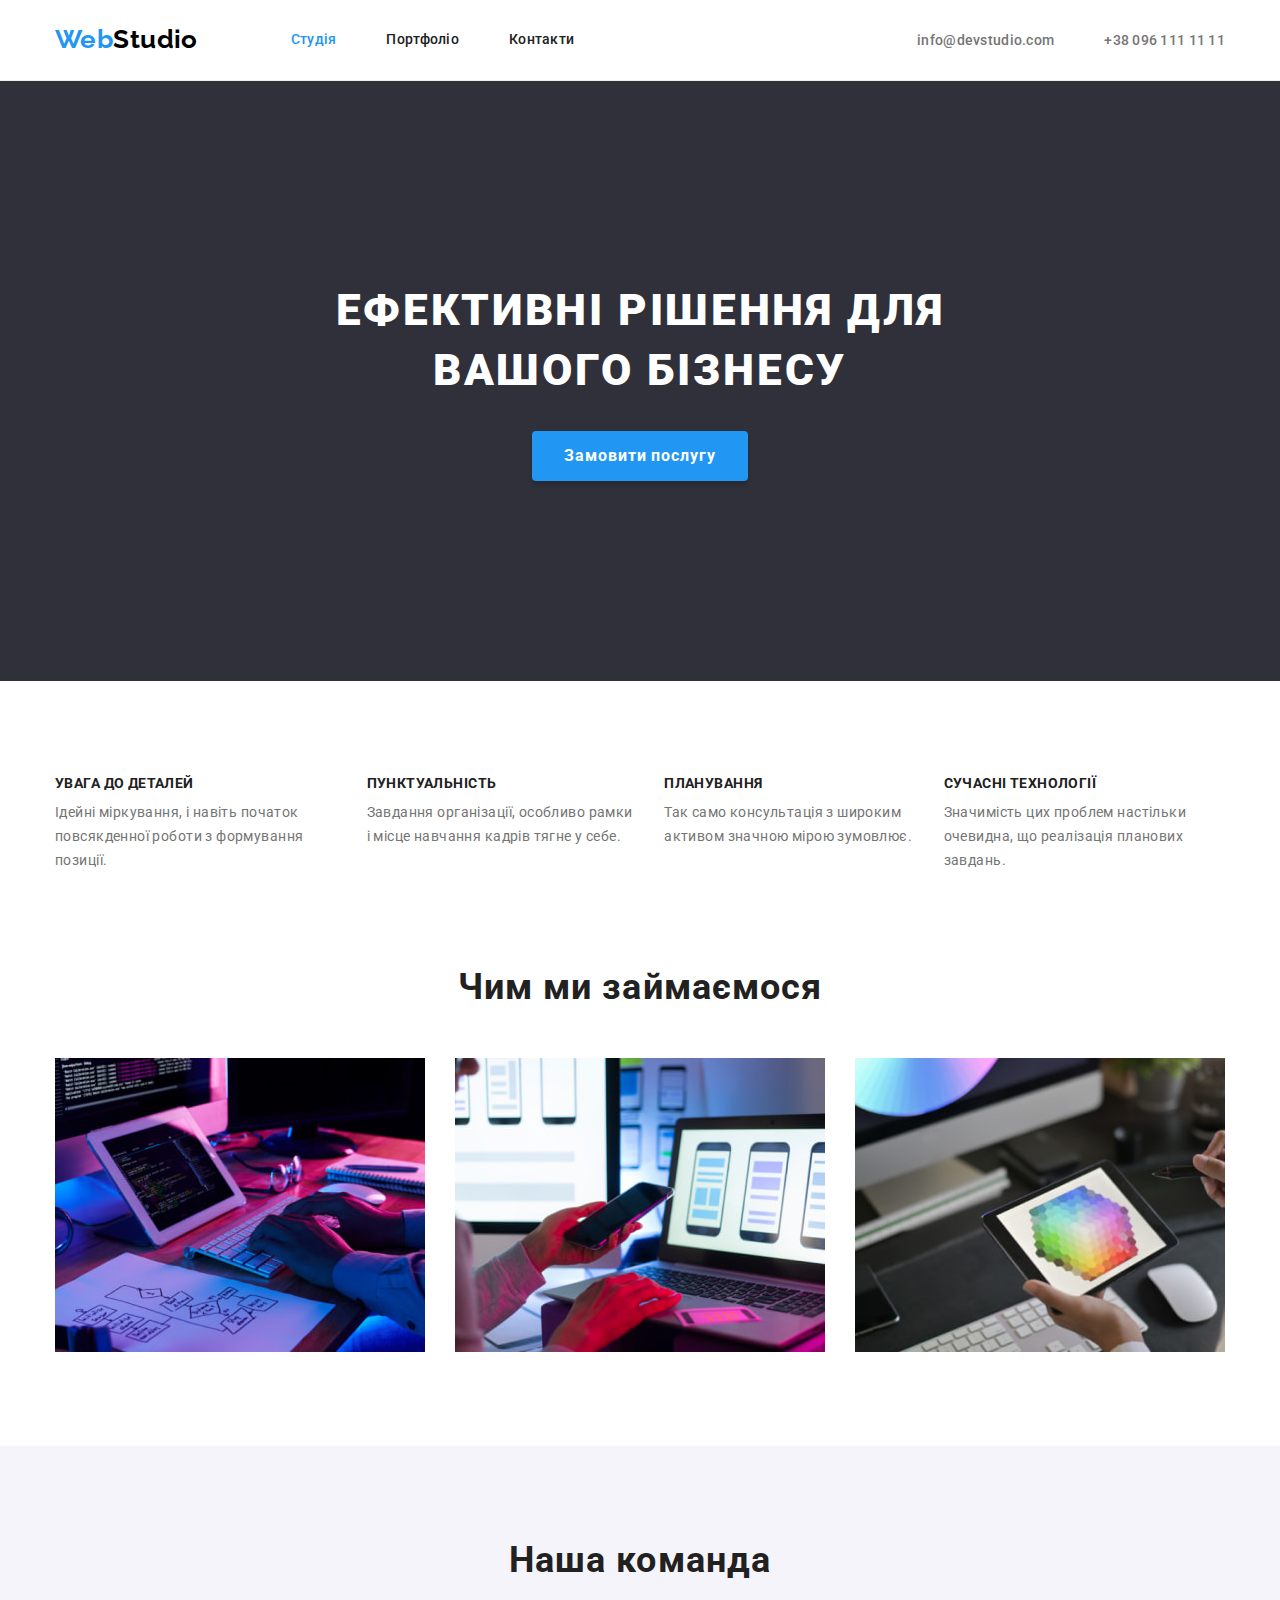
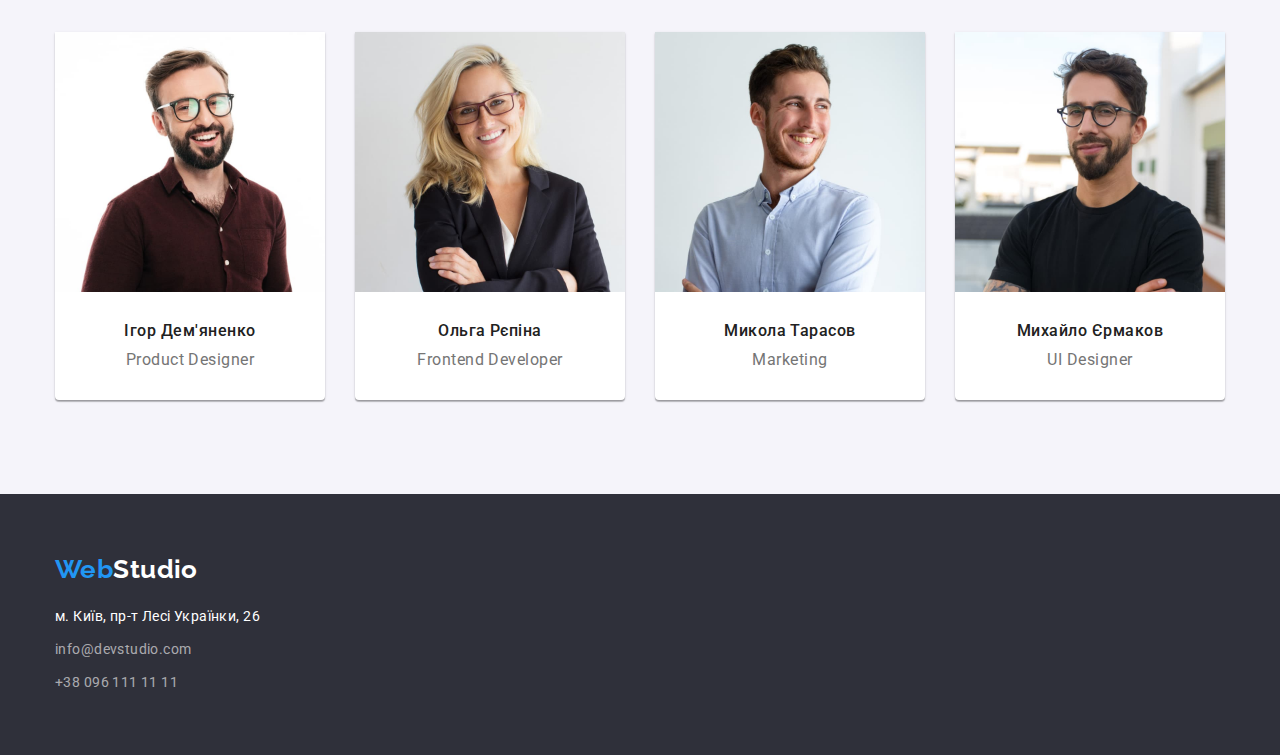
<file: index.html>
<!DOCTYPE html>
<html lang="uk">
  <head>
    <meta charset="UTF-8" />
    <meta http-equiv="X-UA-Compatible" content="IE=edge" />
    <meta name="viewport" content="width=device-width, initial-scale=1.0" />
    <link rel="stylesheet" href="./css/normalize.css" />
    <link rel="stylesheet" href="./css/styles.css" />
    <link rel="preconnect" href="https://fonts.googleapis.com" />
    <link rel="preconnect" href="https://fonts.gstatic.com" crossorigin />
    <link
      href="https://fonts.googleapis.com/css2?family=Raleway:wght@700&family=Roboto:wght@400;500;700;900&display=swap"
      rel="stylesheet"
    />
    <title>Студія</title>
  </head>
  <body>
    <header class="header">
      <div class="container">
      <!-- логотип у текстовому форматі, який є посиланням -->
      <a href="./index.html" class="logo"><span class="logo-span">Web</span>Studio</a>

      <!-- перелік навігаційних посилань в шапці -->

      <nav class="site-nav">
        <ul class="list-nav">
          <li class="nav-item">
            <a href="./index.html" class="link active">Студія</a>
          </li>
          <li class="nav-item">
            <a href="./portfolio.html" class="link">Портфоліо</a>
          </li>
          <li class="nav-item">
            <a href="" class="link">Контакти</a>
          </li>
        </ul>
      </nav>

      <!-- перелік контактів в шапці-->

      <ul class="header-contact-list">
        <li class="contact-item">
          <a href="mailto:info@devstudio.com" class="contact">info@devstudio.com</a>
        </li>
        <li class="contact-item">
          <a href="tel:+380961111111" class="contact">+38 096 111 11 11</a>
        </li>
      </ul>
      </div>
    </header>

    <!-- головний контент сторінки -->

    <main>
      <!-- секція герой із заголовком та кнопкою -->

      <section class="section hero">
        <div class="container">
          <h1 class="main-title">Ефективні рішення для вашого бізнесу</h1>

          <button type="button" class="hero-button">Замовити послугу</button>
        </div>
      </section>

      <!-- секція з переліком переваг -->

      <section class="section">
        <div class="container">
          <h2 class="visually-hidden">Перелік переваг</h2>

        <!-- FEATURES - список из 4х преимуществ с вложенным заголовком и параграфом контента -->

        <ul class="features-list">
          <li class="features-item">
            <h3 class="subtitle">увага до деталей</h3>

            <p>Ідейні міркування, і навіть початок повсякденної роботи з формування позиції.</p>
          </li>
          <li class="features-item">
            <h3 class="subtitle">пунктуальність</h3>

            <p>Завдання організації, особливо рамки і місце навчання кадрів тягне у себе.</p>
          </li>
          <li class="features-item">
            <h3 class="subtitle">планування</h3>

            <p>Так само консультація з широким активом значною мірою зумовлює.</p>
          </li>
          <li class="features-item">
            <h3 class="subtitle">сучасні технології</h3>

            <p>Значимість цих проблем настільки очевидна, що реалізація планових завдань.</p>
          </li>
        </ul>
        </div>
      </section>

      <!-- секція з зображеннями прикладів робіт  E X A M P L E S-->

      <section class="section examples">
        <div class="container">
          <h2 class="title">Чим ми займаємося</h2>

        <!-- список з зображеннями прикладів робіт -->

        <ul class="examples-list">
          <li class="examples-item">
            <img 
              src="./images/box1.jpg" 
              alt="працівник на робочому місці пише код" 
              width="370" 
            />
          </li>
          <li class="examples-item">
            <img
              src="./images/box2.jpg"
              alt="працівник займається оптимізацією продукта для мобільних пристроїв"
              width="370"
            /> 
          </li>
          <li class="examples-item">
            <img
              src="./images/box3.jpg"
              alt="працівник проводить тестування продукту на планшеті"
              width="370"
            />
          </li>
        </ul>
        </div>
      </section>

      <!-- секція з картками фахівців -->

      <section class="section team">
        <div class=" container">
          <h2 class="title">Наша команда</h2>

          <!-- список з картками -->

          <ul class="team-list">
            <li class="team-list-item">
              <img 
                class="team-img"
                src="./images/teamcard1.jpg"
                alt="Ігор Дем'яненко - Продукт Дизайнер"
                width="270"
              />
              <div class="team-info">
                <h3 class="team-subtitle">Ігор Дем'яненко</h3>
                <p class="team-position">Product Designer</p>
              </div>
            </li>
            <li class="team-list-item">
              <img 
                class="team-img"
                src="./images/teamcard2.jpg"
                alt="Ольга Рєпіна - Фронтенд Девелопер"
                width="270"
              />
              <div class="team-info">
                <h3 class="team-subtitle">Ольга Рєпіна</h3>
                <p class="team-position">Frontend Developer</p>
              </div>              
            </li>
            <li class="team-list-item">
              <img 
                class="team-img" 
                src="./images/teamcard3.jpg" 
                alt="Микола Тарасов - Маркетинг" 
                width="270" 
              />
              <div class="team-info">
                <h3 class="team-subtitle">Микола Тарасов</h3>
                <p class="team-position">Marketing</p>
              </div>              
            </li>
            <li class="team-list-item">
              <img 
                class="team-img" 
                src="./images/teamcard4.jpg" 
                alt="Михайло Єрмаков - ЮІ Дизайнер" 
                width="270" 
              />
              <div class="team-info">
                <h3 class="team-subtitle">Михайло Єрмаков</h3>
                <p class="team-position">UI Designer</p>
              </div>              
            </li>
          </ul>
        </div>
      </section>
    </main>

    <!-- підвал -->

    <footer class="footer">
      <div class="container footer-padding">
        
          <!-- логотип у текстовому форматі, який є посиланням -->
        
          <a href="./index.html" class="logo"><span class="logo-span">Web</span>Studio</a>

          <!-- адресса -->

          <address class="address">
            <ul class="address-list">
              <li class="address-item">
                <a
                  class="address-link"
                  href="https://goo.gl/maps/VZ5Gg9otQF5KL4kq7"
                  target="_blank"
                  rel="noopener noreferrer nofollow"
                  >м. Київ, пр-т Лесі Українки, 26</a
                >
              </li>
              <li class="address-item">
                <a href="mailto:info@devstudio.com" class="footer-contact">info@devstudio.com</a>
              </li>
              <li class="address-item">
                <a href="tel:+380961111111" class="footer-contact">+38 096 111 11 11</a>
              </li>
            </ul>
          </address>
             
      </div>
    </footer>
  </body>
</html>
</file>
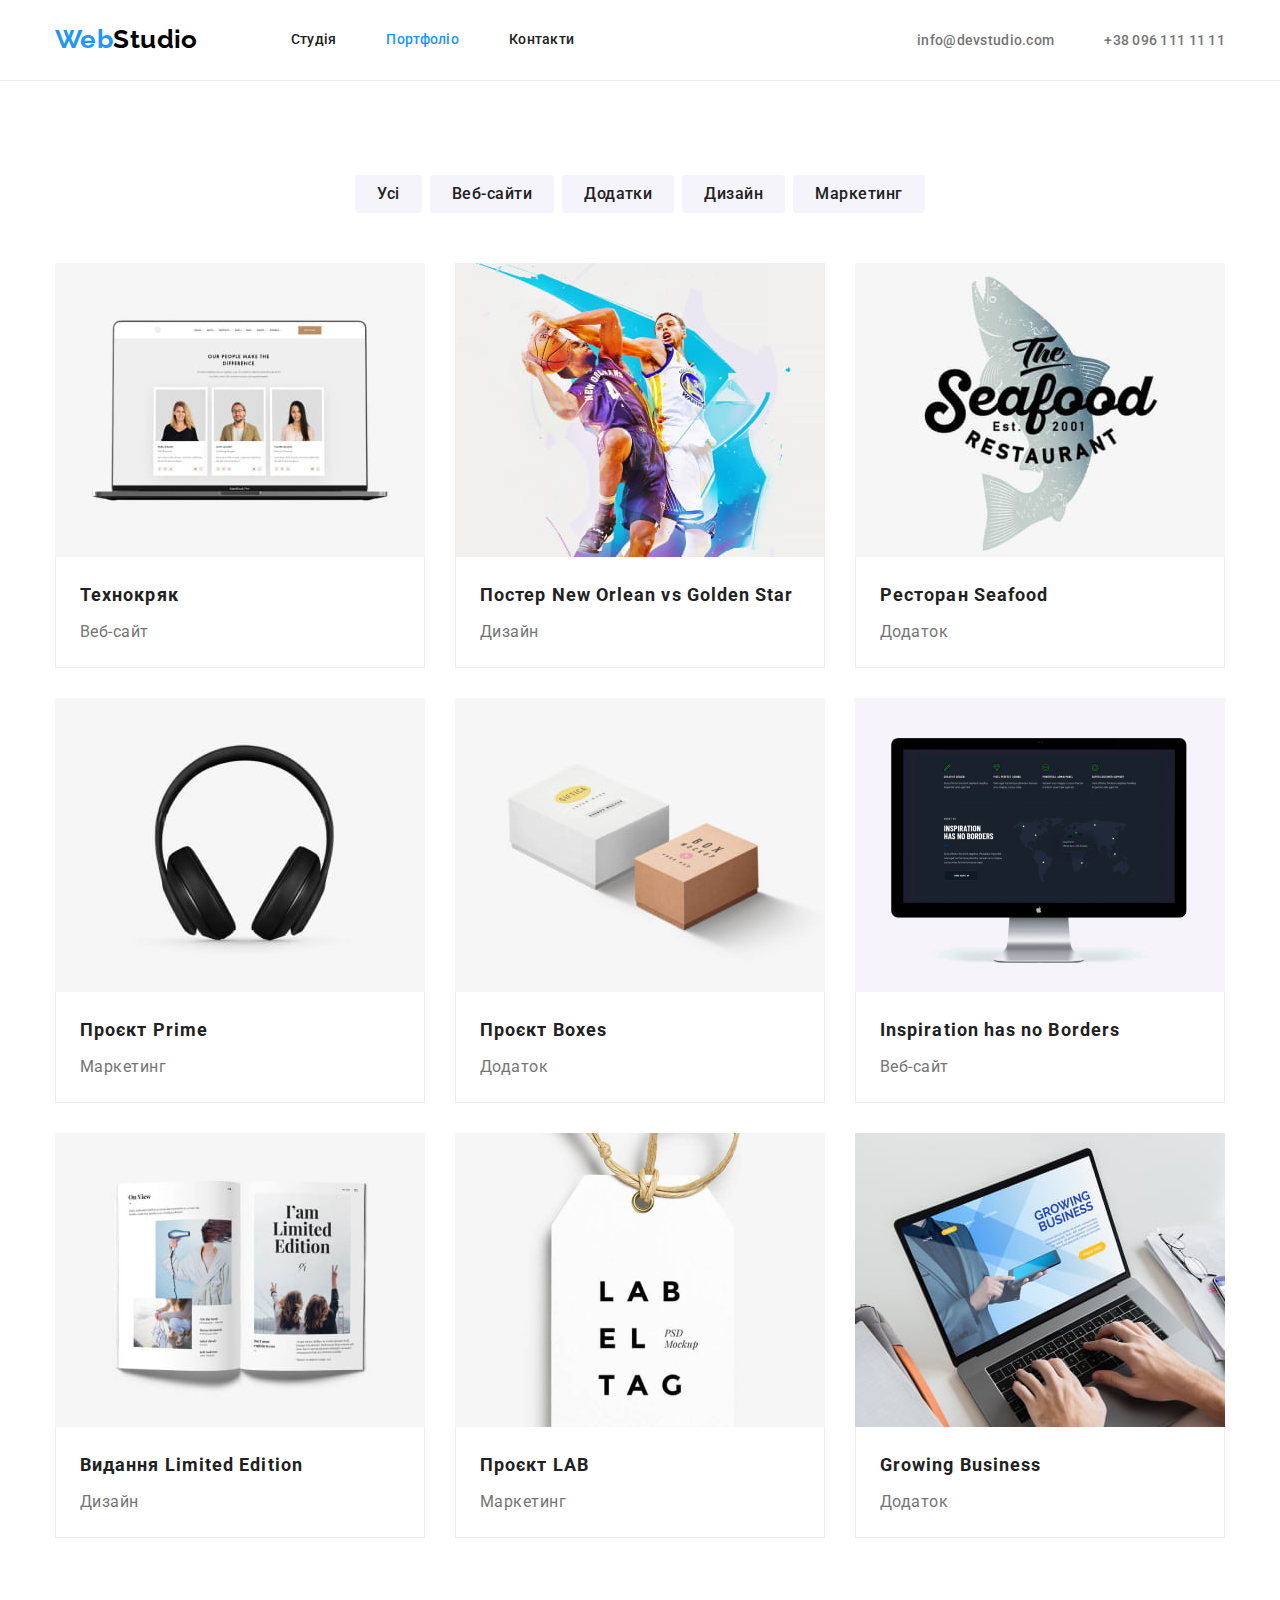
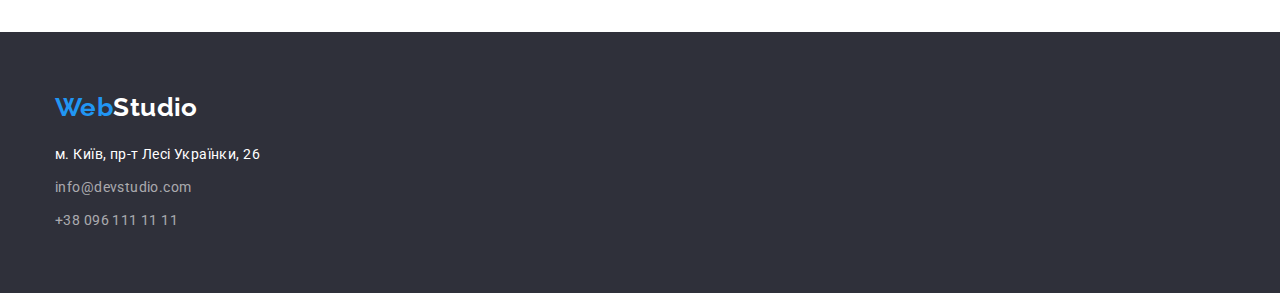
<file: portfolio.html>
<!DOCTYPE html>
<html lang="uk">
  <head>
    <meta charset="UTF-8" />
    <meta http-equiv="X-UA-Compatible" content="IE=edge" />
    <meta name="viewport" content="width=device-width, initial-scale=1.0" />
    <link rel="stylesheet" href="./css/normalize.css" />
    <link rel="stylesheet" href="./css/styles.css" />
    <link rel="preconnect" href="https://fonts.googleapis.com" />
    <link rel="preconnect" href="https://fonts.gstatic.com" crossorigin />
    <link
      href="https://fonts.googleapis.com/css2?family=Raleway:wght@700&family=Roboto:wght@400;500;700;900&display=swap"
      rel="stylesheet"
    />
    <title>Портфолио</title>
  </head>
  <body>
    <header class="header">
      <div class="container">
        <!-- логотип у текстовому форматі, який є посиланням -->
      <a href="./index.html" class="logo"><span class="logo-span">Web</span>Studio</a>

      <!-- перелік навігаційних посилань в шапці -->

      <nav class="site-nav">
        <ul class="list-nav">
          <li class="nav-item">
            <a href="./index.html" class="link">Студія</a>
          </li>
          <li class="nav-item">
            <a href="./portfolio.html" class="link active">Портфоліо</a>
          </li>
          <li class="nav-item">
            <a href="" class="link">Контакти</a>
          </li>
        </ul>
      </nav>

      <!-- перелік контактів в шапці-->

      <ul class="header-contact-list">
        <li class="contact-item">
          <a href="mailto:info@devstudio.com" class="contact">info@devstudio.com</a>
        </li>
        <li class="contact-item">
          <a href="tel:+380961111111" class="contact">+38 096 111 11 11</a>
        </li>
      </ul>
      </div>
    </header>
    <!--головний контент портфоліо-->
    <main>
      <section class="section">
        <div class="container">
          <!--кнопки фільтра-->
          <ul class="button-list">
            <li class="button-item">
              <button type="button" class="button">Усі</button>
            </li>
            <li class="button-item">
              <button type="button" class="button">Веб-сайти</button>
            </li>
            <li class="button-item">
              <button type="button" class="button">Додатки</button>
            </li>
            <li class="button-item">
              <button type="button" class="button">Дизайн</button>
            </li>
            <li class="button-item">
              <button type="button" class="button">Маркетинг</button>
            </li>
          </ul>
        

          <!--заголовок який характеризує контент секції, але його необхыдно приховати-->
          <h1 class="visually-hidden">Наші проекти</h1>

          <ul class="projects-list">
            <li class="projects-list-item">
              <a href="#" class="link">
                <img src="./images/project1.jpg" alt="Веб-сайт для Технокряк" width="370" />
                <div class="project-info">
                  <h2 class="projects-title">Технокряк</h2>
                  <p class="project-type">Веб-сайт</p>
                </div>                
              </a>
            </li>
            <li class="projects-list-item">
              <a href="#" class="link">
                <img
                  src="./images/project2.jpg"
                  alt="Дизайн постеру New Orlean vs Golden Star"
                  width="370"
                />
                <div class="project-info">
                  <h2 class="projects-title">Постер New Orlean vs Golden Star</h2>
                  <p class="project-type">Дизайн</p>
                </div>                
              </a>
            </li>
            <li class="projects-list-item">
              <a href="#" class="link">
                <img src="./images/project3.jpg" alt="Додаток для ресторану Seafood" width="370" />
                <div class="project-info">
                  <h2 class="projects-title">Ресторан Seafood</h2>
                  <p class="project-type">Додаток</p>
                </div>                
              </a>
            </li>
            <li class="projects-list-item">
              <a href="#" class="link">
                <img src="./images/project4.jpg" alt="Маркетинг для проєкту Prime" width="370" />
                <div class="project-info">
                  <h2 class="projects-title">Проєкт Prime</h2>
                  <p class="project-type">Маркетинг</p>
                </div>                
              </a>
            </li>
            <li class="projects-list-item">
              <a href="#" class="link">
                <img src="./images/project5.jpg" alt="Додаток для проєкту Boxes" width="370" />
                <div class="project-info">
                  <h2 class="projects-title">Проєкт Boxes</h2>
                  <p class="project-type">Додаток</p>
                </div>                
              </a>
            </li>
            <li class="projects-list-item">
              <a href="#" class="link">
                <img
                  src="./images/project6.jpg"
                  alt="Веб-сайт для Inspiration has no Borders"
                  width="370"
                />
                <div class="project-info">
                  <h2 class="projects-title">Inspiration has no Borders</h2>
                  <p class="project-type">Веб-сайт</p>
                </div>                
              </a>
            </li>
            <li class="projects-list-item">
              <a href="#" class="link">
                <img
                  src="./images/project7.jpg"
                  alt="Дизайн для видання Limited Edition"
                  width="370"
                />
                <div class="project-info">
                  <h2 class="projects-title">Видання Limited Edition</h2>
                  <p class="project-type">Дизайн</p>
                </div>
              </a>
            </li>
            <li class="projects-list-item">
              <a href="#" class="link">
                <img src="./images/project8.jpg" alt="Маркетинг для проєкту LAB" width="370" />
                <div class="project-info">
                  <h2 class="projects-title">Проєкт LAB</h2>
                  <p class="project-type">Маркетинг</p>
                </div>
              </a>
            </li>
            <li class="projects-list-item">
              <a href="#" class="link">
                <img src="./images/project9.jpg" alt="Додаток для Growing Business" width="370" />
                <div class="project-info">
                  <h2 class="projects-title">Growing Business</h2>
                  <p class="project-type">Додаток</p>
                </div>
                
              </a>
            </li>
          </ul>
        </div>
      </section>
    </main>
    <!--підвал-->

    <footer class="footer">
      <div class="container footer-padding">
        <!-- логотип у текстовому форматі, який є посиланням -->
      <a href="./index.html" class="logo"><span class="logo-span">Web</span>Studio</a>

      <!-- адресса -->

      <address class="address">
        <ul class="address-list">
          <li class="address-item">
            <a
              class="address-link"
              href="https://goo.gl/maps/VZ5Gg9otQF5KL4kq7"
              target="_blank"
              rel="noopener noreferrer nofollow"
              >м. Київ, пр-т Лесі Українки, 26</a
            >
          </li>
          <li class="address-item">
            <a href="mailto:info@devstudio.com" class="footer-contact">info@devstudio.com</a>
          </li>
          <li class="address-item">
            <a href="tel:+380961111111" class="footer-contact">+38 096 111 11 11</a>
          </li>
        </ul>
      </address>
      </div>
    </footer>
  </body>
</html>
</file>
<file: css/styles.css>
:root {
    --text-color: #757575;
    --acent-color: #2196F3;
    --title-color: #212121;
    --font-color: #FFFFFF;
    --button-acent: #188CE8;
    --button-background: #F5F4FA;
    --project-border: #EEEEEE;
    --logo-color-black: #000000;
    --footer-white-tranparent: rgba(255, 255, 255, 0.6);
    --background-grey-color: #2F303A;
    --transparent: transparent;
    --header-border-color: #ECECEC;
}

/* fonts */

body {
    font-family: 'Roboto', 'Helvetica Neue', 'Roboto', 'Verdana', 'Tahoma', sans-serif;
    color: var(--text-color);
    background-color: var(--font-color);
    font-size: 14px;
    letter-spacing: 0.03em;

}
/* автосбросы отредактированы по рекомендации М. */

h1,
h2,
h3,
h4,
h5,
h6,
p,
ul {
    margin: 0;
    padding: 0;
}

ul {
    list-style: none;
}

a {
    text-decoration: none;
}

img {
    display: block;
    max-width: 100%;
    height: auto;
}

address {
    font-style: normal;
}

button {
    display: block;
    cursor: pointer;
    border: 0;
    border-radius: 4px;
}



/* C O N T A I N E R */
.container {
    margin-left: auto;
    margin-right: auto;
    width: 1200px;
    padding-left: 15px;
    padding-right: 15px;
}

/* S E C T I O N */

.section {
    padding-top: 94px;
    padding-bottom: 94px;
}

/* header */
.header {
    /* background-color: var(--font-color); */
    border-bottom: 1px solid var(--header-border-color);
}

.header .container {
    display: flex;
    align-items: center;
}

/* LOGO */
.header .logo, .footer .logo {
    font-family: 'Raleway';
    font-style: normal;
    font-weight: 700;
    font-size: 26px;
    line-height: 1.2;
    /* text-decoration: none; */
}

.header .logo {
    color: var(--logo-color-black);
}

.footer .logo {
    color: var(--font-color);
}

.logo-span {
    color: var(--acent-color);
}

/* nav - links */

.site-nav {
    margin-left: 93px;
}

.list-nav {
    /* list-style-type: none; */
    /* padding-left: 0;
    margin: 0; */
    
    display: flex;
    /* margin-left: 93px; */
}

.nav-item:not(:last-child) {
    margin-right: 50px;
}

.nav-item .link {
    padding-top: 32px;
    padding-bottom: 32px;
}

.link {
    font-style: normal;
    font-weight: 500;
    font-size: 14px;
    line-height: 1.14;
    letter-spacing: 0.02em;
    /* text-decoration: none; */
    color: var(--title-color);

    display: block;
    
}

.link:visited {
    color: var(--title-color);
}

.link:hover, .link:focus {
    color: var(--acent-color);
}

.link.active {
    color: var(--acent-color)
}

/* header contact links */
.header-contact-list {
    /* list-style-type: none; */
    
    /* padding: 0;
    margin: 0; */

    display: flex;
    margin-left: auto;
}

.contact-item:not(:first-child) {
    margin-left: 50px;
    
}

.contact {
    font-style: normal;
    font-weight: 500;
    font-size: 14px;
    line-height: 1.14;
    letter-spacing: 0.02em;
    color: var(--text-color);
    /* text-decoration: none; */
}

.contact:hover, .contact:focus {
    color: var(--acent-color);
}


/* main */
/* hero */

.hero {
    background-color: var(--background-grey-color);
    
    padding-top: 200px;
    padding-bottom: 200px;
}

.main-title {
    font-style: normal;
    font-size: 44px;
    font-weight: 900;
    line-height: 1.36;
    letter-spacing: 0.06em;
    text-align: center;
    
    text-transform: uppercase;
    color: var(--font-color);
    
    width: 696px;
    margin-left: auto;
    margin-right: auto;
    
    margin-bottom: 30px;
}

/* button in hero */

.hero-button {
    font-family: inherit;
    font-weight: 700;
    font-size: 16px;
    line-height: 1.87;
    align-items: center;
    text-align: center;
    letter-spacing: 0.06em;

    color: var(--font-color);
    background: var(--acent-color);
    box-shadow: 0px 4px 4px rgba(0, 0, 0, 0.15);
    border-radius: 4px;
    /* border-color: var(--acent-color); */
    cursor: pointer;
    border: none;

    margin-left: auto;
    margin-right: auto;
    padding: 10px 32px;
}

.hero-button:hover, .hero-button:focus {
    box-shadow: 0px 4px 4px rgba(0, 0, 0, 0.15);
    background: var(--button-acent);
    border-color: var(--button-acent);

}

/* F E A T U R E S section */


/*  !!!!!!!!  WE   NEED   TO   HIDE   THIS!!!!!!!!!  */
.visually-hidden {
    position: absolute;
    width: 1px;
    height: 1px;
    margin: -1px;
    border: 0;
    padding: 0;

    white-space: nowrap;
    clip-path: inset(100%);
    clip: rect( 0 0 0 0);
    overflow: hidden;    
}

.features-list {
    font-style: normal;
    font-weight: 400;
    font-size: 14px;
    line-height: 1.71;
    letter-spacing: 0.03em;
    /* list-style-type: none; */

    display: flex;
}

.features-item:not(:last-child) {
    margin-right: 30px;
}

.subtitle {
    font-style: normal;
    font-weight: 700;
    font-size: 14px;
    line-height: 1.16;
    letter-spacing: 0.03em;
    text-transform: uppercase;
    color: var(--title-color);

    margin-bottom: 10px;
}

/* E X A M P L E S section */

.examples {
    padding-top: 0;
}

.title {
    font-style: normal;
    font-weight: 700;
    font-size: 36px;
    line-height: 1.16;
    text-align: center;
    letter-spacing: 0.03em;
    color: var(--title-color);

    margin-bottom: 50px;
}

.examples-list {
    /* list-style-type: none; */

    display: flex;
}

.examples-item:not(:last-child) {
    margin-right: 30px;
}

/*  T E A M   section */

.team {
    background-color: var(--button-background);

    padding-top: 94px;
    padding-bottom: 94px;
}

.team-list {
    /* list-style-type: none; */

    display: flex;
}

.team-list-item {
    background-color: var(--font-color);
    box-shadow: 0px 1px 3px rgba(0, 0, 0, 0.12), 0px 1px 1px rgba(0, 0, 0, 0.14), 0px 2px 1px rgba(0, 0, 0, 0.2);
    border-radius: 0px 0px 4px 4px;
}

.team-list-item:not(:last-child) {
    margin-right: 30px;
}

.team-subtitle {
    font-style: normal;
    font-weight: 500;
    font-size: 16px;
    line-height: 1.18;
    text-align: center;
    letter-spacing: 0.03em;
    color: var(--title-color);

    margin-bottom: 10px;
}

.team-position {
    font-size: 16px;
    line-height: 1.18;
    text-align: center;
    letter-spacing: 0.03em;
}

.team-info {
    padding-top: 30px;
    padding-bottom: 30px;
}


/* F O O T E R */
.footer {
    background-color: var(--background-grey-color);
    padding-top: 60px;
    padding-bottom: 60px;
}

/* .footer .logo {
    display: inline-block;
    margin-top: 60px;
} */

.address {
    margin-top: 20px;
}

/* .address-list {
    list-style-type: none;
} */

.address-link {
    /* text-decoration: none; */
    font-style: normal;
    font-weight: 400;
    font-size: 14px;
    line-height: 1.71;
    letter-spacing: 0.03em;
    color: var(--font-color);
}

.address-item:not(:first-child) {
    margin-top: 9px;
}

.address-link:hover, .address-link:focus {
    color: var(--acent-color);
}

.footer-contact {
    font-style: normal;
    font-weight: 400;
    font-size: 14px;
    line-height: 1.71;
    letter-spacing: 0.03em;

    /* text-decoration: none; */

    color: var(--footer-white-tranparent);

}

.footer-contact:hover, .footer-contact:focus {
    color: var(--acent-color);
}


/*  P     O     R     T     F     O     L     I     O  */
.button-list {
    /* list-style-type: none; */
    
    display: flex;
    justify-content: center;
}

.button {
    font-family: inherit;
    font-weight: 500;
    font-size: 16px;
    line-height: 1.62;
    text-align: center;
    letter-spacing: 0.03em;
    color: var(--title-color);

    background: var(--button-background);
    border-radius: 4px;
    border-color: var(--transparent);
    cursor: pointer;
    padding-top: 6px;
    padding-bottom: 6px;
    padding-left: 22px;
    Padding-right: 22px;
    border: none;

}

.button-item:not(:last-child) {
    margin-right: 8px;
}

.button:hover, .button:focus {
    color: var(--font-color);
    background: var(--acent-color);
    box-shadow: 0px 3px 1px rgba(0, 0, 0, 0.1), 0px 1px 2px rgba(0, 0, 0, 0.08), 0px 2px 2px rgba(0, 0, 0, 0.12);
}

/* P R O J E C T   L I S T */

.projects-list {
    /* list-style-type: none; */

    margin-top: 50px;
    display: flex;
    flex-wrap: wrap;
}


.projects-list-item {
    margin-right: 30px;
    margin-bottom: 30px;
    width: calc((100% - 30px * 2) / 3);
}

.projects-list-item:nth-child(3n) {
    margin-right: 0;
}

.projects-list-item:nth-last-child(-n+3) {
    margin-bottom: 0;
}

.project-info {
    padding-top: 20px;
    padding-bottom: 20px;
    padding-left: 24px;
    padding-right: 24px;
    border-left: 1px solid var(--project-border);
    border-right: 1px solid var(--project-border);
    border-bottom: 1px solid var(--project-border);
}

.projects-title {
    font-style: normal;
    font-weight: 700;
    font-size: 18px;
    line-height: 2;
    letter-spacing: 0.06em;
    color: var(--title-color);
}

.project-type {
    font-weight: 400;
    font-size: 16px;
    line-height: 1.87;
    letter-spacing: 0.03em;

    color: var(--text-color);

    margin-top: 4px;
}
</file>
